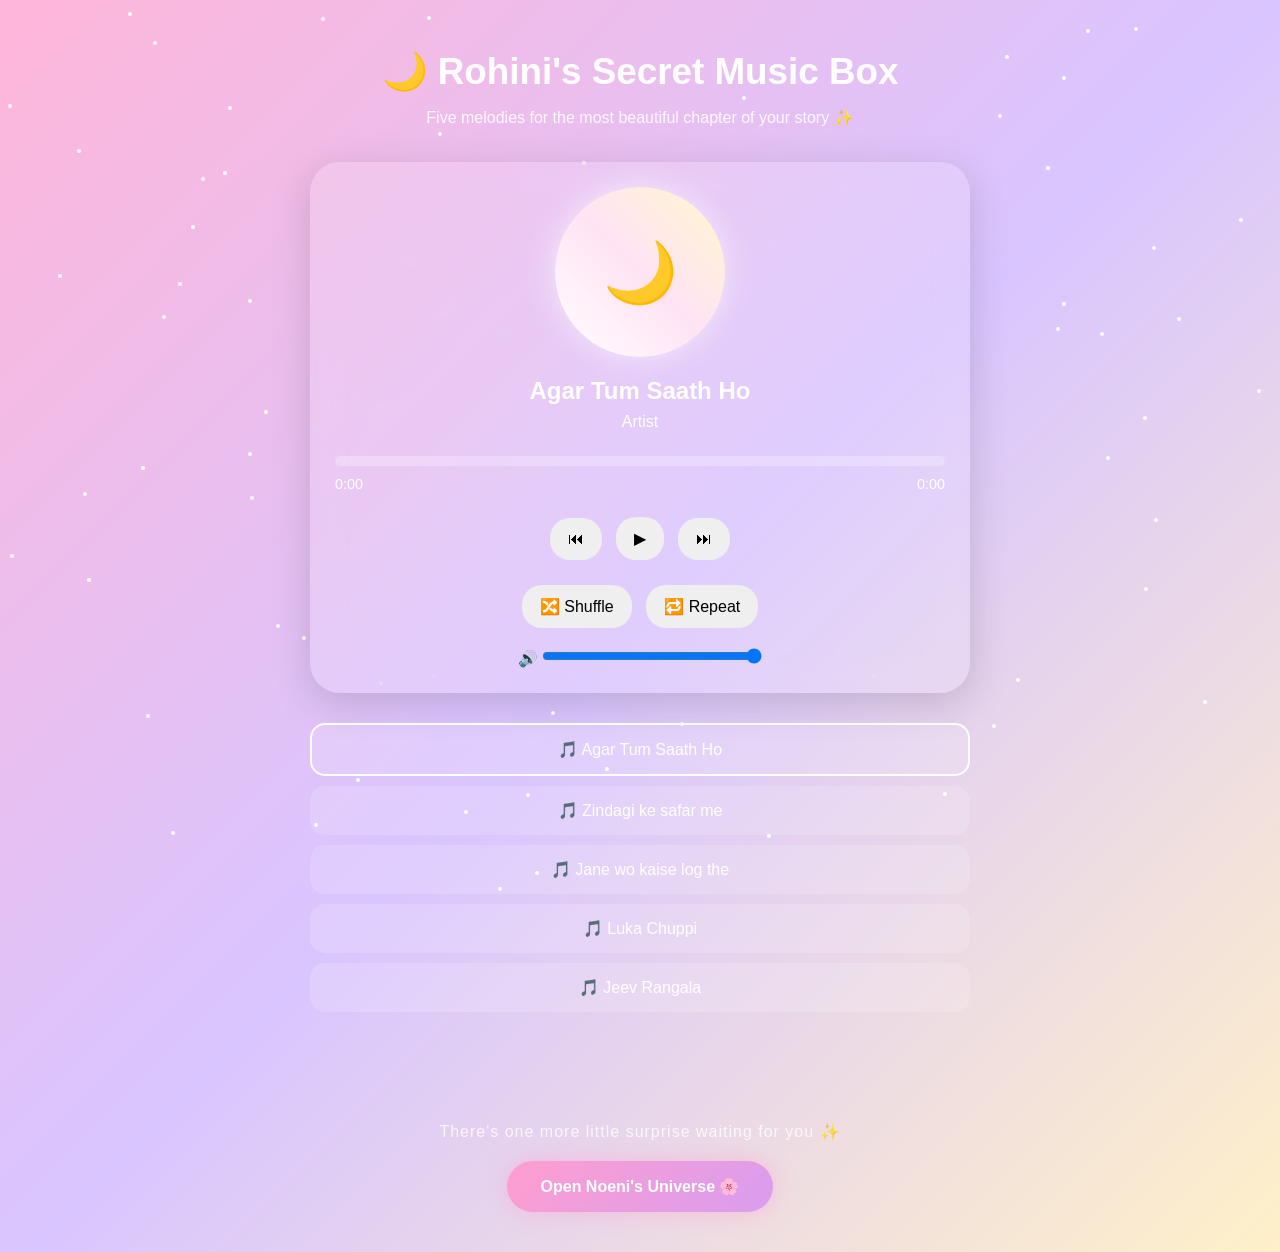
<file: index.html>
<!DOCTYPE html>

<html lang="en">
<head>
    <meta charset="UTF-8">
    <meta name="viewport" content="width=device-width, initial-scale=1.0">
    <title>🌙 Rohini's Secret Music Box</title>
    <link rel="stylesheet" href="index.css">
    <style>

.secret-door{
    text-align:center;
    margin:70px 20px 40px;
}

.secret-door p{
    color:#ffffffcc;
    font-size:1rem;
    margin-bottom:20px;
    letter-spacing:1px;
}

.magic-btn{
    display:inline-block;
    padding:16px 34px;
    text-decoration:none;
    color:white;
    font-weight:600;
    border-radius:50px;

    background:linear-gradient(
        135deg,
        #ff9ecf,
        #c59cff,
        #8ec5ff
    );

    background-size:300% 300%;

    box-shadow:
    0 0 20px rgba(255,158,207,.5);

    animation:
    gradientMove 6s ease infinite,
    pulse 2s infinite;

    transition:.4s;
}

.magic-btn:hover{
    transform:translateY(-4px) scale(1.05);

    box-shadow:
    0 0 35px rgba(255,158,207,.8);
}

@keyframes gradientMove{
    0%{background-position:0% 50%;}
    50%{background-position:100% 50%;}
    100%{background-position:0% 50%;}
}

@keyframes pulse{
    0%,100%{
        transform:scale(1);
    }
    50%{
        transform:scale(1.04);
    }
}

</style>

</head>
<body>

<div class="stars"></div>

<div class="container">

<h1>🌙 Rohini's Secret Music Box</h1>

<p class="subtitle">
    Five melodies for the most beautiful chapter of your story ✨
</p>

<div class="player">

    <div class="disc-container">
        <div class="disc" id="disc">
            🌙
        </div>
    </div>

    <div class="song-info">
        <h2 id="songTitle">Song 1</h2>
        <p id="songArtist">Artist</p>
    </div>

    <div class="progress-container" id="progressContainer">
        <div class="progress" id="progress"></div>
    </div>

    <div class="time">
        <span id="currentTime">0:00</span>
        <span id="duration">0:00</span>
    </div>

    <div class="controls">

        <button id="prevBtn">⏮</button>
        <button id="playBtn">▶</button>
        <button id="nextBtn">⏭</button>

    </div>

    <div class="extras">

        <button id="shuffleBtn">🔀 Shuffle</button>
        <button id="repeatBtn">🔁 Repeat</button>

    </div>

    <div class="volume">

        🔊
        <input
            type="range"
            id="volumeSlider"
            min="0"
            max="1"
            step="0.01"
            value="1">

    </div>

</div>

<div class="playlist" id="playlist"></div>


</div>
<div class="secret-door">
    <p>There's one more little surprise waiting for you ✨</p>

    <a href="little pieces.html" class="magic-btn">
        Open Noeni's Universe 🌸
    </a>
</div>

<audio id="audio"></audio>

<script src="index.js"></script>

</body>
</html>
</file>
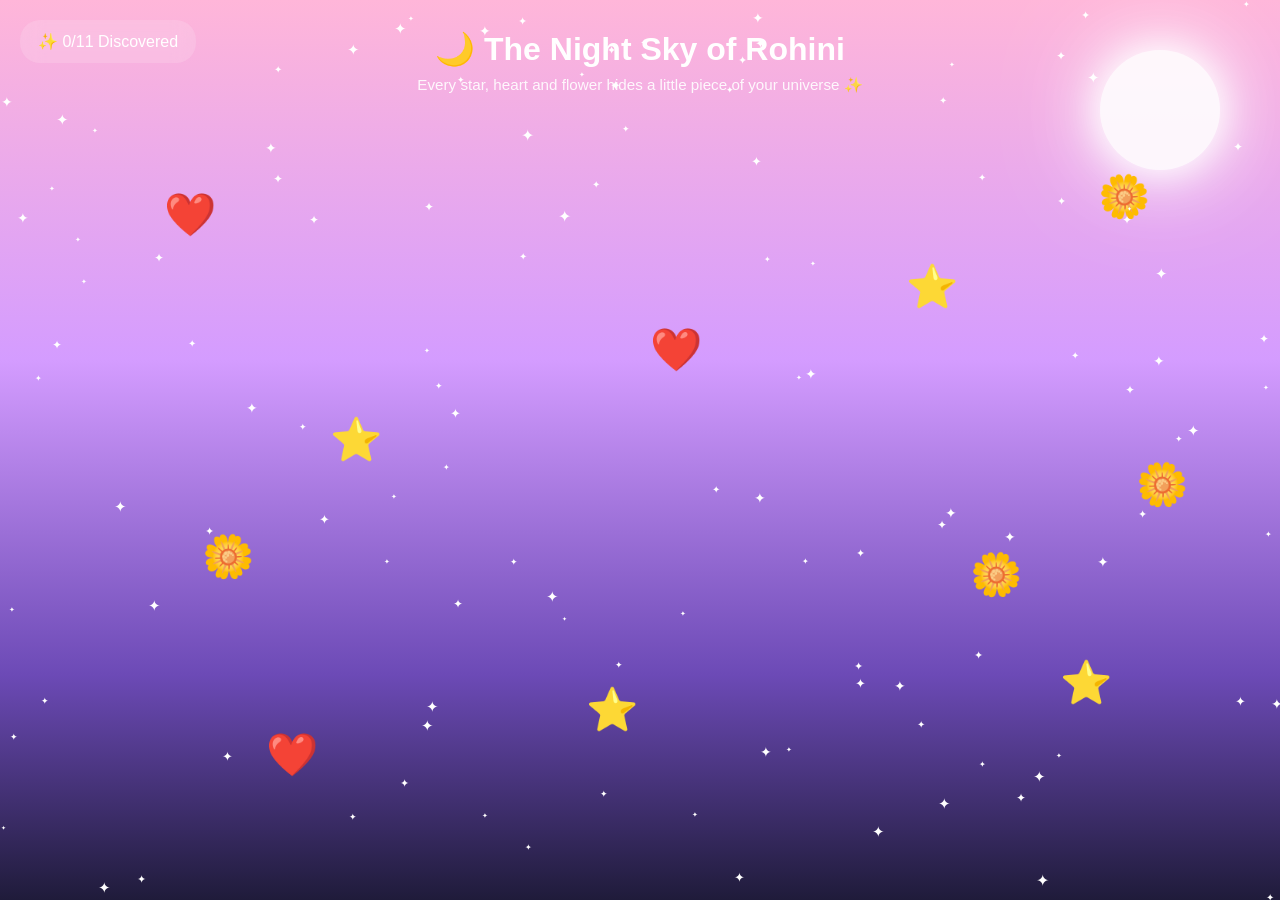
<file: little pieces.html>
<!DOCTYPE html>
<html lang="en">
<head>
<meta charset="UTF-8">
<meta name="viewport" content="width=device-width, initial-scale=1.0">

<title>The Night Sky of Rohini ✨</title>

<style>

*{
margin:0;
padding:0;
box-sizing:border-box;
font-family:'Segoe UI',sans-serif;
}

body{
overflow:hidden;
height:100vh;
background:
linear-gradient(
180deg,
#ffb6d9 0%,
#d49cff 40%,
#6c4ab6 75%,
#1f1b3a 100%
);
position:relative;
color:white;
}

#sky{
width:100%;
height:100vh;
position:relative;
overflow:hidden;
}

/* Moon */

.moon{
position:absolute;
top:50px;
right:60px;
width:120px;
height:120px;
border-radius:50%;
background:white;
box-shadow:
0 0 30px white,
0 0 60px #fff,
0 0 100px #fff;
opacity:.9;
}

/* Title */

.title{
position:absolute;
top:30px;
left:50%;
transform:translateX(-50%);
text-align:center;
z-index:10;
}

.title h1{
font-size:2rem;
margin-bottom:8px;
}

.title p{
font-size:.95rem;
opacity:.9;
}

/* Progress */

#progress{
position:absolute;
top:20px;
left:20px;
background:rgba(255,255,255,.15);
backdrop-filter:blur(10px);
padding:12px 18px;
border-radius:20px;
z-index:10;
}

/* Floating Stars */

.small-star{
position:absolute;
color:white;
animation:twinkle 2s infinite;
font-size:10px;
}

@keyframes twinkle{
0%,100%{opacity:.3;}
50%{opacity:1;}
}

/* Interactive Items */
.item{
position:absolute;
font-size:42px;
cursor:pointer;
transition:.4s;
animation:float 3s ease-in-out infinite;
user-select:none;
padding:10px;
-webkit-tap-highlight-color: transparent;
touch-action: manipulation;
}


.item:hover{
transform:scale(1.25);
}

@keyframes float{
0%,100%{
transform:translateY(0px);
}
50%{
transform:translateY(-8px);
}
}

/* Modal */

.modal{
position:fixed;
inset:0;
background:rgba(0,0,0,.55);
display:none;
justify-content:center;
align-items:center;
padding:20px;
z-index:100;
}
.modal-content{
max-width:550px;
width:100%;
background:white;
border-radius:25px;
overflow:hidden;
animation:pop .4s ease;
color:#333;
}

.modal-image{
height:250px;
background-size:cover;
background-position:center;
background-repeat:no-repeat;
}

.modal-body{
padding:25px;
text-align:center;
}

.modal-body h2{
margin-bottom:15px;
color:#ff4f9a;
}

.modal-body p{
line-height:1.8;
}

.close-btn{
margin-top:20px;
padding:12px 28px;
border:none;
border-radius:30px;
cursor:pointer;

background:linear-gradient(
135deg,
#ff7eb3,
#c084fc
);

color:white;
font-size:1rem;
font-weight:600;

box-shadow:0 5px 15px rgba(0,0,0,.2);

user-select:none;
-webkit-user-select:none;

-webkit-tap-highlight-color: transparent;

transition:.3s;
}

.close-btn:hover{
transform:scale(1.05);
}

.close-btn:active{
transform:scale(.95);
}
.modal-content h2,
.modal-content p,
.modal-content button{
position:relative;
z-index:1;
}

@keyframes pop{
from{
transform:scale(.7);
opacity:0;
}
to{
transform:scale(1);
opacity:1;
}
}

.modal-content h2{
margin-bottom:15px;
}

.modal-content p{
line-height:1.7;
}

/* Final Message */

#finalMessage{
display:none;
position:fixed;
inset:0;
background:rgba(0,0,0,.85);
justify-content:center;
align-items:center;
text-align:center;
padding:25px;
z-index:200;
}

#finalMessage .box{
max-width:700px;
animation:fadeIn 2s;
}

@keyframes fadeIn{
from{
opacity:0;
transform:translateY(50px);
}
to{
opacity:1;
transform:translateY(0);
}
}

#finalMessage h1{
font-size:3rem;
margin-bottom:20px;
}

#finalMessage p{
font-size:1.2rem;
line-height:1.8;
}

/* Floating Hearts */

.heart{
position:absolute;
font-size:18px;
opacity:.5;
animation:rise 12s linear infinite;
}

@keyframes rise{
from{
transform:translateY(100vh);
opacity:0;
}
to{
transform:translateY(-120px);
opacity:.8;
}
}

@media(max-width:768px){

#progress{
top:10px;
left:50%;
transform:translateX(-50%);
width:180px;
text-align:center;
font-size:0.9rem;
}

.title{
top:70px;
width:90%;
}

.title h1{
font-size:1.5rem;
}

.title p{
font-size:0.8rem;
}

.item{
font-size:28px;
}

.moon{
width:80px;
height:80px;
top:15px;
right:15px;
}

#finalMessage h1{
font-size:2rem;
}

}

</style>
</head>

<body>

<div id="sky">

<div class="moon"></div>

<div id="progress">
✨ <span id="count">0</span>/11 Discovered
</div>

<div class="title">
<h1>🌙 The Night Sky of Rohini</h1>
<p>Every star, heart and flower hides a little piece of your universe ✨</p>
</div>

<!-- Interactive Objects -->

<div class="item" style="top:20%;left:12%" onclick="openStar(0)">❤️</div>
<div class="item" style="top:28%;left:70%" onclick="openStar(1)">⭐</div>
<div class="item" style="top:45%;left:25%" onclick="openStar(2)">⭐</div>
<div class="item" style="top:35%;left:50%" onclick="openStar(3)">❤️</div>
<div class="item" style="top:58%;left:15%" onclick="openStar(4)">🌼</div>
<div class="item" style="top:60%;left:75%" onclick="openStar(5)">🌼</div>
<div class="item" style="top:75%;left:45%" onclick="openStar(6)">⭐</div>
<div class="item" style="top:18%;left:85%" onclick="openStar(7)">🌼</div>
<div class="item" style="top:80%;left:20%" onclick="openStar(8)">❤️</div>
<div class="item" style="top:72%;left:82%" onclick="openStar(9)">⭐</div>
<div class="item" style="top:50%;left:88%" onclick="openStar(10)">🌼</div>

</div>

<div class="modal" id="modal">
<div class="modal-content">

<div class="modal-image" id="modalImage"></div>

<div class="modal-body">
    <h2 id="modalTitle"></h2>
    <p id="modalText"></p>

<button class="close-btn" onclick="closeModal()" style="color: #1f1b3a;">
    Close ✨
</button>


</div>

</div>

</div>

<div id="finalMessage">
<div class="box">
<h1>🌌 Constellation Complete</h1>

<p>
A flower.<br>
A song.<br>
A season.<br>
A memory.<br><br>

Eleven little answers.<br>
Eleven little stars.<br><br>

Together they create a sky<br>
that could belong to nobody else.<br><br>

Happy Birthday Rohini ❤️
</p>
</div>
</div>

<script>
const memories = [
{
image:"images/my home.jpg",
title:"❤️ Home",
text:`Out of all the places in the world,
your comfort place is home.

Maybe that's because your heart belongs
where love, warmth and familiar smiles live.`
},
{
image:"images/cyear.jpg",
title:"⭐ 2026 Memories",
text:`You said 2026 is your happiest year.

Not everyone realizes they're living
their good days while they're happening.

I love that you're collecting memories
instead of waiting for happiness someday.`
},
{
image:"images/luka chuppi rdb.jpg",
title:"⭐ Luka Chuppi",
text:`Some songs don't just play in our ears.

They stay in our hearts and quietly
become part of who we are.`
},
{
image:"images/agar tum.jpeg",
title:"❤️ Agar Tum Sath Ho",
text:`If a song reminds you of us,

then every time it plays,
a little piece of our story plays too.`
},
{
image:"images/kakan.jpg",
title:"🌼 Kakan",
text:`The movies we love often reflect
the emotions we understand best.

Maybe that's why this story stayed with you.`
},
{
image:"images/kakanhd.jpg",
title:"🌼 Tears",
text:`The same movie made you cry.

That says something beautiful —

you don't just watch stories,
you feel them.`
},
{
image:"images/world waiting.png",
title:"⭐ Adventure",
text:`Most people have a dream destination ready.

You surprised me.

Maybe you're the kind of person
who enjoys the journey more than
the destination.`
},
{
image:"images/fav flower.jpg",
title:"🌼 Jasmine",
text:`Small flowers.

Gentle fragrance.

Quiet beauty.

Somehow that choice feels very you.`
},
{
image:"images/fuse.jpg",
title:"❤️ Cadbury Fuse",
text:`Out of every chocolate in the world,
you chose Fuse.

A reminder that sometimes the simplest
favorites stay with us the longest.`
},
{
image:"images/monsoon.jpg",
title:"⭐ Monsoon",
text:`Rainy skies.

Cold winds.

The smell of wet earth.

Some people wait for sunshine.

You find beauty in the rain.`
},
{
image:"images/fav color shades.png",
title:"🌼 Colors",
text:`Sky blue.

White.

Lavender.

Soft colors.
Peaceful colors.

The kind that make you stop
and breathe for a moment.`
}
];

let discovered = [];

function openStar(index){

const memory = memories[index];

if(!memory) return;

document.getElementById("modal").style.display = "flex";

document.getElementById("modalImage").style.backgroundImage =
`url("${memory.image}")`;

document.getElementById("modalTitle").innerHTML =
memory.title;

document.getElementById("modalText").innerHTML =
memory.text.replace(/\n/g,"<br>");

if(!discovered.includes(index)){

const clickedItem =
document.querySelectorAll(".item")[index];

const replacements = {
"⭐":"🌟",
"❤️":"💖",
"🌼":"🌸"
};

if(clickedItem){

clickedItem.innerHTML =
replacements[clickedItem.innerHTML] ||
clickedItem.innerHTML;

clickedItem.style.filter =
"drop-shadow(0 0 18px gold)";

clickedItem.style.transform =
"scale(1.15)";
}

discovered.push(index);

document.getElementById("count").innerText =
discovered.length;

createSparkles();

if(discovered.length === memories.length){

setTimeout(()=>{
showFinalMessage();
},1500);

}
}
}

function closeModal(){
document.getElementById("modal").style.display="none";
}
/* Small Twinkling Stars */

for(let i=0;i<120;i++){

const star=document.createElement("div");

star.classList.add("small-star");

star.innerHTML="✦";

star.style.left=Math.random()*100+"%";
star.style.top=Math.random()*100+"%";

star.style.animationDelay=
Math.random()*3+"s";

star.style.fontSize=
(Math.random()*10+6)+"px";

document.getElementById("sky")
.appendChild(star);

}

/* Floating Hearts */

function createHeart(){

const heart=document.createElement("div");

heart.classList.add("heart");

const symbols=["❤️","💖","💕","🌸"];

heart.innerHTML=
symbols[Math.floor(Math.random()*symbols.length)];

heart.style.left=
Math.random()*100+"vw";

heart.style.animationDuration=
(Math.random()*8+8)+"s";

document.body.appendChild(heart);

setTimeout(()=>{
heart.remove();
},15000);

}

setInterval(createHeart,1500);

/* Sparkle Burst */

function createSparkles(){

for(let i=0;i<12;i++){

const sparkle=document.createElement("div");

sparkle.innerHTML="✨";

sparkle.style.position="fixed";

sparkle.style.left=
(50 + Math.random()*20 -10)+"%";

sparkle.style.top=
(50 + Math.random()*20 -10)+"%";

sparkle.style.fontSize="22px";

sparkle.style.pointerEvents="none";

sparkle.style.zIndex="999";

document.body.appendChild(sparkle);

sparkle.animate(

[
{
transform:"translateY(0px)",
opacity:1
},
{
transform:
`translateY(${-80-Math.random()*60}px)`,
opacity:0
}
],

{
duration:1200
}

);

setTimeout(()=>{
sparkle.remove();
},1200);

}

}

/* Shooting Stars */

function shootingStar(){

const s=document.createElement("div");

s.style.position="absolute";

s.style.width="3px";
s.style.height="3px";

s.style.background="white";

s.style.boxShadow=
"0 0 10px white,0 0 20px white";

s.style.left=
Math.random()*80+"%";

s.style.top=
Math.random()*30+"%";

document.getElementById("sky")
.appendChild(s);

s.animate(

[
{
transform:"translate(0,0)",
opacity:1
},
{
transform:"translate(300px,200px)",
opacity:0
}
],

{
duration:2000
}

);

setTimeout(()=>{
s.remove();
},2000);

}

setInterval(shootingStar,5000);

/* Final Reveal */

function showFinalMessage(){

document.getElementById("modal").style.display="none";

document.getElementById("finalMessage")
.style.display="flex";

createCelebration();

}

/* Celebration */

function createCelebration(){

setInterval(()=>{

const el=document.createElement("div");

const arr=["💖","🌸","✨","💕","⭐"];

el.innerHTML=
arr[Math.floor(Math.random()*arr.length)];

el.style.position="fixed";

el.style.left=Math.random()*100+"vw";

el.style.top="-50px";

el.style.fontSize=
(Math.random()*20+20)+"px";

el.style.zIndex="300";

document.body.appendChild(el);

el.animate(

[
{
transform:"translateY(0)",
opacity:1
},
{
transform:"translateY(120vh)",
opacity:0
}
],

{
duration:5000
}

);

setTimeout(()=>{
el.remove();
},5000);

},300);

}
</script>

</body>
</html>
</file>
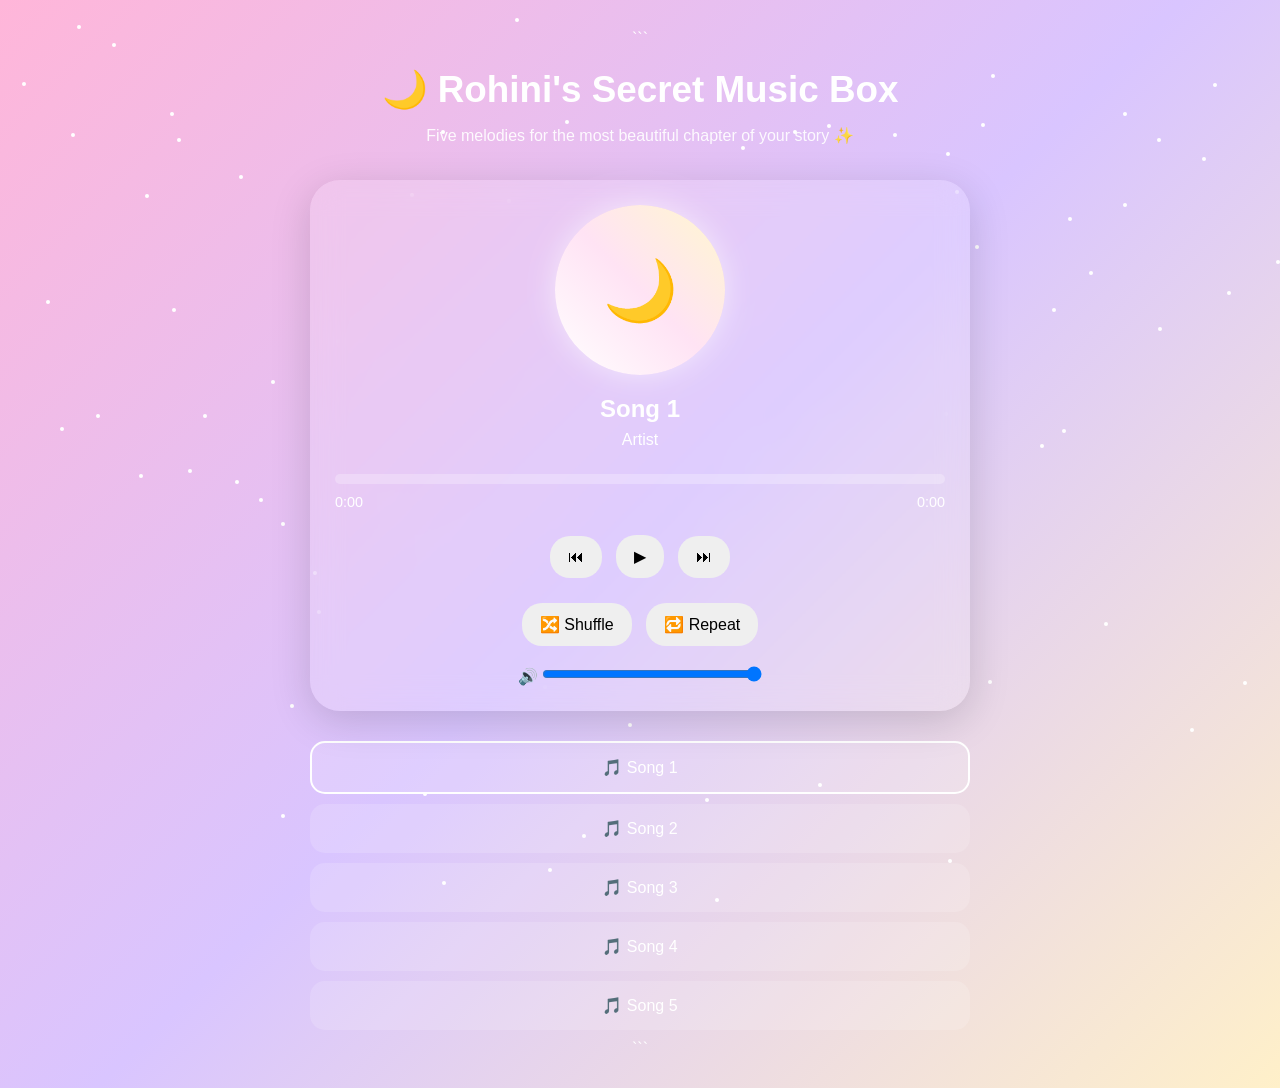
<file: music.html>
<!DOCTYPE html>

<html lang="en">
<head>
    <meta charset="UTF-8">
    <meta name="viewport" content="width=device-width, initial-scale=1.0">
    <title>🌙 Rohini's Secret Music Box</title>
    <link rel="stylesheet" href="music.css">
</head>
<body>

<div class="stars"></div>

<div class="container">

```
<h1>🌙 Rohini's Secret Music Box</h1>

<p class="subtitle">
    Five melodies for the most beautiful chapter of your story ✨
</p>

<div class="player">

    <div class="disc-container">
        <div class="disc" id="disc">
            🌙
        </div>
    </div>

    <div class="song-info">
        <h2 id="songTitle">Song 1</h2>
        <p id="songArtist">Artist</p>
    </div>

    <div class="progress-container" id="progressContainer">
        <div class="progress" id="progress"></div>
    </div>

    <div class="time">
        <span id="currentTime">0:00</span>
        <span id="duration">0:00</span>
    </div>

    <div class="controls">

        <button id="prevBtn">⏮</button>
        <button id="playBtn">▶</button>
        <button id="nextBtn">⏭</button>

    </div>

    <div class="extras">

        <button id="shuffleBtn">🔀 Shuffle</button>
        <button id="repeatBtn">🔁 Repeat</button>

    </div>

    <div class="volume">

        🔊
        <input
            type="range"
            id="volumeSlider"
            min="0"
            max="1"
            step="0.01"
            value="1">

    </div>

</div>

<div class="playlist" id="playlist"></div>
```

</div>

<audio id="audio"></audio>

<script src="music.js"></script>

</body>
</html>
</file>
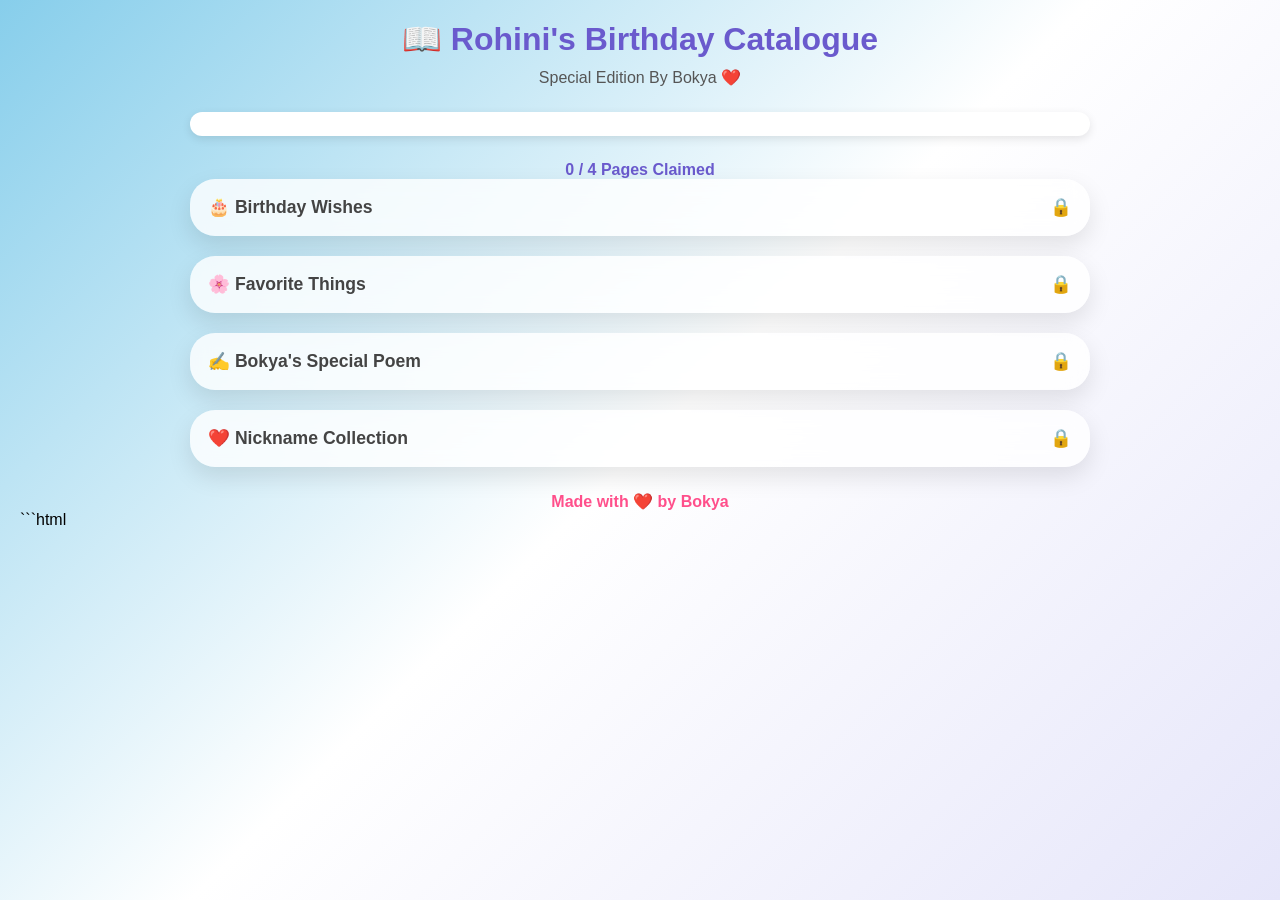
<file: postbdaygift.html>
<!DOCTYPE html>
<html lang="en">
<head>
<meta charset="UTF-8">
<meta name="viewport" content="width=device-width, initial-scale=1.0">
<meta http-equiv="Cache-Control" content="no-cache, no-store, must-revalidate">
<meta http-equiv="Pragma" content="no-cache">
<meta http-equiv="Expires" content="0">
<title>Rohini's Birthday Catalogue</title>

<style>

*{
margin:0;
padding:0;
box-sizing:border-box;
}

body{
font-family:'Segoe UI',sans-serif;
background:linear-gradient(135deg,#87CEEB,#FFFFFF,#E6E6FA);
min-height:100vh;
padding:20px;
overflow-x:hidden;
}

.container{
max-width:900px;
margin:auto;
}

.header{
text-align:center;
margin-bottom:25px;
}

.header h1{
color:#6A5ACD;
font-size:2rem;
margin-bottom:10px;
}

.subtitle{
color:#555;
font-size:1rem;
}

.progress-container{
background:white;
border-radius:30px;
overflow:hidden;
height:24px;
box-shadow:0 3px 10px rgba(0,0,0,.1);
margin:25px 0;
}

.progress-bar{
height:100%;
width:0%;
background:linear-gradient(90deg,#6A5ACD,#FF69B4);
transition:1s;
}

.progress-text{
text-align:center;
margin-top:10px;
font-weight:bold;
color:#6A5ACD;
}

.catalogue-card{
background:rgba(255,255,255,.8);
backdrop-filter:blur(10px);
border-radius:25px;
margin-bottom:20px;
overflow:hidden;
box-shadow:0 10px 25px rgba(0,0,0,.1);
transition:.3s;
}

.catalogue-card:hover{
transform:translateY(-3px);
}

.card-header{
padding:18px;
cursor:pointer;
display:flex;
justify-content:space-between;
align-items:center;
font-size:1.1rem;
font-weight:bold;
color:#444;
}

.card-content{
max-height:0;
overflow:hidden;
transition:max-height .7s ease;
padding:0 20px;
}

.card-content.active{
padding:20px;
max-height:800px;
}

.reward{
display:inline-block;
background:#4CAF50;
color:white;
padding:8px 15px;
border-radius:20px;
font-size:.9rem;
margin-bottom:15px;
font-weight:bold;
}

.favorite-list{
list-style:none;
}

.favorite-list li{
padding:12px;
margin:10px 0;
background:#F7F7F7;
border-radius:15px;
}

.poem{
line-height:2;
font-size:1.05rem;
text-align:center;
}

.nickname-grid{
display:grid;
grid-template-columns:repeat(2,1fr);
gap:12px;
margin-top:15px;
}

.nickname{
background:#F9F9F9;
padding:15px;
border-radius:15px;
font-weight:bold;
}

.achievement{
display:none;
margin-top:30px;
padding:25px;
background:white;
border-radius:25px;
text-align:center;
box-shadow:0 10px 25px rgba(0,0,0,.12);
animation:pop .8s ease;
}

.achievement h2{
color:#FF4F8B;
margin-bottom:15px;
}

.footer{
text-align:center;
margin-top:25px;
font-weight:bold;
color:#FF4F8B;
}

.heart{
position:fixed;
bottom:-50px;
pointer-events:none;
animation:floatUp linear forwards;
z-index:999;
}

@keyframes floatUp{
from{
transform:translateY(0);
opacity:1;
}
to{
transform:translateY(-120vh);
opacity:0;
}
}

@keyframes pop{
from{
opacity:0;
transform:scale(.7);
}
to{
opacity:1;
transform:scale(1);
}
}

@media(max-width:600px){

.header h1{
font-size:1.6rem;
}

.nickname-grid{
grid-template-columns:1fr;
}

.card-header{
font-size:1rem;
}

}

</style>
</head>

<body>

<div class="container">

<div class="header">
<h1>📖 Rohini's Birthday Catalogue</h1>
<div class="subtitle">
Special Edition By Bokya ❤️
</div>
</div>

<div class="progress-container">
<div class="progress-bar" id="progressBar"></div>
</div>

<div class="progress-text" id="progressText">
0 / 4 Pages Claimed
</div>

<!-- CARD 1 -->

<div class="catalogue-card">

<div class="card-header" onclick="claimCard(1)">
<span>🎂 Birthday Wishes</span>
<span id="status1">🔒</span>
</div>

<div class="card-content" id="content1">

<div class="reward">
🎁 Reward Claimed!
</div>

<h3>Happy Birthday Rohini ❤️</h3>

<br>

<p>
May your smile always stay bright,
your dreams become reality,
and your days be filled with happiness,
laughter and beautiful memories.
</p>

<br>

<p>
Wishing endless joy to
Mau, Manu, Pillu and Kharutai.
✨🌷
</p>

</div>

</div>

<!-- CARD 2 -->

<div class="catalogue-card">

<div class="card-header" onclick="claimCard(2)">
<span>🌸 Favorite Things</span>
<span id="status2">🔒</span>
</div>

<div class="card-content" id="content2">

<div class="reward">
🎁 Reward Claimed!
</div>

<ul class="favorite-list">

<li>🚜 Hay Day</li>

<li>🌸 Mogra and Jasmine</li>

<li>🎵 Music & Melodies like Agar tum Sath Ho</li>

<li>❤️ Ice cream Lover</li>

<li>😊 Cadbury Fuse killer</li>
    
</ul>

</div>

</div>

<!-- CARD 3 -->

<div class="catalogue-card">

<div class="card-header" onclick="claimCard(3)">
<span>✍️ Bokya's Special Poem</span>
<span id="status3">🔒</span>
</div>

<div class="card-content" id="content3">

<div class="reward">
🎁 Exclusive Poem Unlocked!
</div>

<div class="poem">

रोहिणी तू स्वप्नांची चांदणी,<br>
हास्यात तुझ्या दडली मोहिनी।<br><br>

प्रत्येक पावलावर लाभो यशाची दामिनी,<br>
आनंदाने फुलो तुझी जीवन-रागिणी।<br><br>

मन तुझे निर्मळ जसे कमलिनी,<br>
विचार तुझे गहिरे जसे यामिनी।<br><br>

सुख, प्रेम, यश लाभो अनंतगुणी,<br>
नेहमी उजळत राहो तू, प्रिय रोहिणी। ✨🌷

</div>

</div>

</div>

<!-- CARD 4 -->

<div class="catalogue-card">

<div class="card-header" onclick="claimCard(4)">
<span>❤️ Nickname Collection</span>
<span id="status4">🔒</span>
</div>

<div class="card-content" id="content4">

<div class="reward">
🏆 Collection Completed!
</div>

<div class="nickname-grid">

<div class="nickname">🐱 Mau</div>

<div class="nickname">🌸 Manu</div>

<div class="nickname">🐣 Pillu</div>

<div class="nickname">🐿️ Kharutai</div>

</div>

</div>

</div>

<div class="achievement" id="achievement">

<h2>
🏆 Catalogue Completed
</h2>

<p>
🎂 Wishes Claimed<br>
🌸 Favorites Claimed<br>
✍️ Poem Claimed<br>
❤️ Nicknames Claimed
</p>

<br>

<h3>
Completion: 100%
</h3>

<br>

<p>

❤️ Special Achievement Unlocked ❤️

<br><br>

Forever Mau,<br>
Forever Manu,<br>
Forever Pillu,<br>
Forever Kharutai...

<br><br>

But Always Rohini ❤️

</p>

</div>

<div class="footer">
Made with ❤️ by Bokya
</div>

</div>
```html
<script>

let claimed = [];

function claimCard(cardNumber){

    if(claimed.includes(cardNumber)){
        return;
    }

    claimed.push(cardNumber);

    const content =
    document.getElementById(
        "content" + cardNumber
    );

    content.classList.add("active");

    document.getElementById(
        "status" + cardNumber
    ).innerHTML = "✅";

    updateProgress();

    createCelebration();

}

function updateProgress(){

    const progress =
    (claimed.length / 4) * 100;

    document.getElementById(
        "progressBar"
    ).style.width = progress + "%";

    document.getElementById(
        "progressText"
    ).innerHTML =
    claimed.length + " / 4 Pages Claimed";

    if(claimed.length === 4){

        setTimeout(()=>{

            document.getElementById(
                "achievement"
            ).style.display = "block";

            megaCelebration();

            document
            .getElementById("achievement")
            .scrollIntoView({
                behavior:"smooth"
            });

        },700);
    }

}

function createHeart(){

    const heart =
    document.createElement("div");

    heart.className = "heart";

    const icons = [
        "❤️",
        "💖",
        "💕",
        "🌸",
        "✨",
        "🎂",
        "🌷"
    ];

    heart.innerHTML =
    icons[
        Math.floor(
            Math.random() *
            icons.length
        )
    ];

    heart.style.left =
    Math.random() * 100 + "vw";

    heart.style.fontSize =
    (18 + Math.random()*20) + "px";

    heart.style.animationDuration =
    (4 + Math.random()*4) + "s";

    document.body.appendChild(
        heart
    );

    setTimeout(()=>{

        heart.remove();

    },8000);

}

function createCelebration(){

    for(
        let i=0;
        i<12;
        i++
    ){

        setTimeout(()=>{

            createHeart();

        },i*100);

    }

}

function megaCelebration(){

    for(
        let i=0;
        i<80;
        i++
    ){

        setTimeout(()=>{

            createHeart();

        },i*80);

    }

}

setInterval(()=>{

    createHeart();

},3000);

</script>

</body>
</html>
</file>
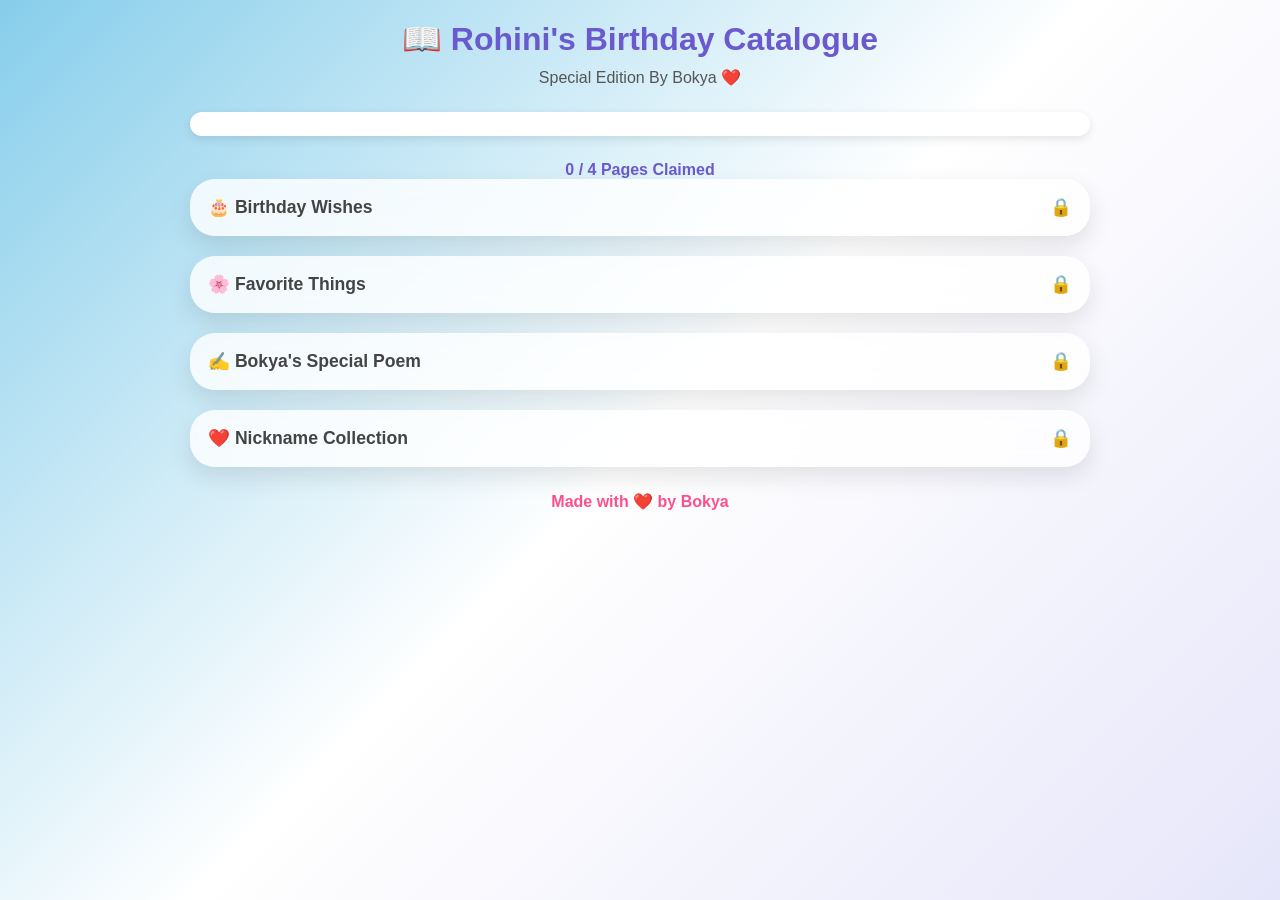
<file: postbirthday.html>
<!DOCTYPE html>
<html lang="en">
<head>
<meta charset="UTF-8">
<meta name="viewport" content="width=device-width, initial-scale=1.0">
<meta http-equiv="Cache-Control" content="no-cache, no-store, must-revalidate">
<meta http-equiv="Pragma" content="no-cache">
<meta http-equiv="Expires" content="0">
<title>Rohini's Birthday Catalogue</title>

<style>

*{
margin:0;
padding:0;
box-sizing:border-box;
}

body{
font-family:'Segoe UI',sans-serif;
background:linear-gradient(135deg,#87CEEB,#FFFFFF,#E6E6FA);
min-height:100vh;
padding:20px;
overflow-x:hidden;
}

.container{
max-width:900px;
margin:auto;
}

.header{
text-align:center;
margin-bottom:25px;
}

.header h1{
color:#6A5ACD;
font-size:2rem;
margin-bottom:10px;
}

.subtitle{
color:#555;
font-size:1rem;
}

.progress-container{
background:white;
border-radius:30px;
overflow:hidden;
height:24px;
box-shadow:0 3px 10px rgba(0,0,0,.1);
margin:25px 0;
}

.progress-bar{
height:100%;
width:0%;
background:linear-gradient(90deg,#6A5ACD,#FF69B4);
transition:1s;
}

.progress-text{
text-align:center;
margin-top:10px;
font-weight:bold;
color:#6A5ACD;
}

.catalogue-card{
background:rgba(255,255,255,.8);
backdrop-filter:blur(10px);
border-radius:25px;
margin-bottom:20px;
overflow:hidden;
box-shadow:0 10px 25px rgba(0,0,0,.1);
transition:.3s;
}

.catalogue-card:hover{
transform:translateY(-3px);
}

.card-header{
padding:18px;
cursor:pointer;
display:flex;
justify-content:space-between;
align-items:center;
font-size:1.1rem;
font-weight:bold;
color:#444;
}

.card-content{
max-height:0;
overflow:hidden;
transition:max-height .7s ease;
padding:0 20px;
}

.card-content.active{
padding:20px;
max-height:800px;
}

.reward{
display:inline-block;
background:#4CAF50;
color:white;
padding:8px 15px;
border-radius:20px;
font-size:.9rem;
margin-bottom:15px;
font-weight:bold;
}

.favorite-list{
list-style:none;
}

.favorite-list li{
padding:12px;
margin:10px 0;
background:#F7F7F7;
border-radius:15px;
}

.poem{
line-height:2;
font-size:1.05rem;
text-align:center;
}

.nickname-grid{
display:grid;
grid-template-columns:repeat(2,1fr);
gap:12px;
margin-top:15px;
}

.nickname{
background:#F9F9F9;
padding:15px;
border-radius:15px;
font-weight:bold;
}

.achievement{
display:none;
margin-top:30px;
padding:25px;
background:white;
border-radius:25px;
text-align:center;
box-shadow:0 10px 25px rgba(0,0,0,.12);
animation:pop .8s ease;
}

.achievement h2{
color:#FF4F8B;
margin-bottom:15px;
}

.footer{
text-align:center;
margin-top:25px;
font-weight:bold;
color:#FF4F8B;
}

.heart{
position:fixed;
bottom:-50px;
pointer-events:none;
animation:floatUp linear forwards;
z-index:999;
}

@keyframes floatUp{
from{
transform:translateY(0);
opacity:1;
}
to{
transform:translateY(-120vh);
opacity:0;
}
}

@keyframes pop{
from{
opacity:0;
transform:scale(.7);
}
to{
opacity:1;
transform:scale(1);
}
}

@media(max-width:600px){

.header h1{
font-size:1.6rem;
}

.nickname-grid{
grid-template-columns:1fr;
}

.card-header{
font-size:1rem;
}

}

</style>
</head>

<body>

<div class="container">

<div class="header">
<h1>📖 Rohini's Birthday Catalogue</h1>
<div class="subtitle">
Special Edition By Bokya ❤️
</div>
</div>

<div class="progress-container">
<div class="progress-bar" id="progressBar"></div>
</div>

<div class="progress-text" id="progressText">
0 / 4 Pages Claimed
</div>

<!-- CARD 1 -->

<div class="catalogue-card">

<div class="card-header" onclick="claimCard(1)">
<span>🎂 Birthday Wishes</span>
<span id="status1">🔒</span>
</div>

<div class="card-content" id="content1">

<div class="reward">
🎁 Reward Claimed!
</div>

<h3>Happy Birthday Rohini ❤️</h3>

<br>

<p>
May your smile always stay bright,
your dreams become reality,
and your days be filled with happiness,
laughter and beautiful memories.
</p>

<br>

<p>
Wishing endless joy to
Mau, Manu, Pillu and Kharutai.
✨🌷
</p>

</div>

</div>

<!-- CARD 2 -->

<div class="catalogue-card">

<div class="card-header" onclick="claimCard(2)">
<span>🌸 Favorite Things</span>
<span id="status2">🔒</span>
</div>

<div class="card-content" id="content2">

<div class="reward">
🎁 Reward Claimed!
</div>

<ul class="favorite-list">

<li>🚜 Hay Day</li>

<li>🌸 Mogra and Jasmine</li>

<li>🎵 Music & Melodies like Agar tum Sath Ho</li>

<li>❤️ Ice cream Lover</li>

<li>😊 Cadbury Fuse killer</li>
    
</ul>

</div>

</div>

<!-- CARD 3 -->

<div class="catalogue-card">

<div class="card-header" onclick="claimCard(3)">
<span>✍️ Bokya's Special Poem</span>
<span id="status3">🔒</span>
</div>

<div class="card-content" id="content3">

<div class="reward">
🎁 Exclusive Poem Unlocked!
</div>

<div class="poem">

रोहिणी तू स्वप्नांची चांदणी,<br>
हास्यात तुझ्या दडली मोहिनी।<br><br>

प्रत्येक पावलावर लाभो यशाची दामिनी,<br>
आनंदाने फुलो तुझी जीवन-रागिणी।<br><br>

मन तुझे निर्मळ जसे कमलिनी,<br>
विचार तुझे गहिरे जसे यामिनी।<br><br>

सुख, प्रेम, यश लाभो अनंतगुणी,<br>
नेहमी उजळत राहो तू, प्रिय रोहिणी। ✨🌷

</div>

</div>

</div>

<!-- CARD 4 -->

<div class="catalogue-card">

<div class="card-header" onclick="claimCard(4)">
<span>❤️ Nickname Collection</span>
<span id="status4">🔒</span>
</div>

<div class="card-content" id="content4">

<div class="reward">
🏆 Collection Completed!
</div>

<div class="nickname-grid">

<div class="nickname">🐱 Mau</div>

<div class="nickname">🌸 Manu</div>

<div class="nickname">🐣 Pillu</div>

<div class="nickname">🐿️ Kharutai</div>

</div>

</div>

</div>

<div class="achievement" id="achievement">

<h2>
🏆 Catalogue Completed
</h2>

<p>
🎂 Wishes Claimed<br>
🌸 Favorites Claimed<br>
✍️ Poem Claimed<br>
❤️ Nicknames Claimed
</p>

<br>

<h3>
Completion: 100%
</h3>

<br>

<p>

❤️ Special Achievement Unlocked ❤️

<br><br>

Forever Mau,<br>
Forever Manu,<br>
Forever Pillu,<br>
Forever Kharutai...

<br><br>

But Always Rohini ❤️

</p>

</div>

<div class="footer">
Made with ❤️ by Bokya
</div>

</div>
<script>

let claimed = [];

function claimCard(cardNumber){

    if(claimed.includes(cardNumber)){
        return;
    }

    claimed.push(cardNumber);

    const content =
    document.getElementById(
        "content" + cardNumber
    );

    content.classList.add("active");

    document.getElementById(
        "status" + cardNumber
    ).innerHTML = "✅";

    updateProgress();

    createCelebration();

}

function updateProgress(){

    const progress =
    (claimed.length / 4) * 100;

    document.getElementById(
        "progressBar"
    ).style.width = progress + "%";

    document.getElementById(
        "progressText"
    ).innerHTML =
    claimed.length + " / 4 Pages Claimed";

    if(claimed.length === 4){

        setTimeout(()=>{

            document.getElementById(
                "achievement"
            ).style.display = "block";

            megaCelebration();

            document
            .getElementById("achievement")
            .scrollIntoView({
                behavior:"smooth"
            });

        },700);
    }

}

function createHeart(){

    const heart =
    document.createElement("div");

    heart.className = "heart";

    const icons = [
        "❤️",
        "💖",
        "💕",
        "🌸",
        "✨",
        "🎂",
        "🌷"
    ];

    heart.innerHTML =
    icons[
        Math.floor(
            Math.random() *
            icons.length
        )
    ];

    heart.style.left =
    Math.random() * 100 + "vw";

    heart.style.fontSize =
    (18 + Math.random()*20) + "px";

    heart.style.animationDuration =
    (4 + Math.random()*4) + "s";

    document.body.appendChild(
        heart
    );

    setTimeout(()=>{

        heart.remove();

    },8000);

}

function createCelebration(){

    for(
        let i=0;
        i<12;
        i++
    ){

        setTimeout(()=>{

            createHeart();

        },i*100);

    }

}

function megaCelebration(){

    for(
        let i=0;
        i<80;
        i++
    ){

        setTimeout(()=>{

            createHeart();

        },i*80);

    }

}

setInterval(()=>{

    createHeart();

},3000);

</script>

</body>
</html>
</file>
<file: index.css>
*{
margin:0;
padding:0;
box-sizing:border-box;
font-family:'Segoe UI',sans-serif;
}

body{

min-height:100vh;

background:
linear-gradient(
135deg,
#ffd6f6,
#d9c5ff,
#fff0c9
);

overflow-x:hidden;
color:white;
}

.container{

max-width:700px;
margin:auto;
padding:30px 20px;
text-align:center;

}

h1{

margin-top:20px;
font-size:2.3rem;

}

.subtitle{

margin:15px 0 35px;
opacity:.9;

}

.player{

background:rgba(255,255,255,.15);

backdrop-filter:blur(15px);

padding:25px;

border-radius:30px;

box-shadow:
0 10px 40px rgba(0,0,0,.15);

}

.disc-container{

display:flex;
justify-content:center;

}

.disc{

width:170px;
height:170px;

border-radius:50%;

background:
linear-gradient(
45deg,
#ffffff,
#ffe3f4,
#fff7cf
);

display:flex;
align-items:center;
justify-content:center;

font-size:60px;

margin-bottom:20px;

box-shadow:
0 0 30px rgba(255,255,255,.6);

}

.disc.playing{

animation:spin 8s linear infinite;

}

@keyframes spin{

100%{
transform:rotate(360deg);
}

}

.song-info h2{

color:white;
margin-bottom:8px;

}

.progress-container{

height:10px;
background:rgba(255,255,255,.25);

border-radius:20px;

cursor:pointer;

margin:25px 0 10px;

overflow:hidden;

}

.progress{

width:0;
height:100%;

background:white;

}

.time{

display:flex;
justify-content:space-between;

margin-bottom:20px;

font-size:.9rem;

}

.controls button,
.extras button{

border:none;

padding:12px 18px;

border-radius:20px;

cursor:pointer;

margin:5px;

font-size:16px;

}

.controls{

margin-bottom:15px;

}

.volume{

margin-top:15px;

}

#volumeSlider{

width:220px;

}

.playlist{

margin-top:30px;

}

.song{

background:rgba(255,255,255,.15);

padding:15px;

border-radius:15px;

margin-bottom:10px;

cursor:pointer;

transition:.3s;

}

.song:hover{

transform:translateY(-3px);

}

.song.active{

border:2px solid white;

}

.stars{

position:fixed;
inset:0;
pointer-events:none;

}

.star{

position:absolute;

width:4px;
height:4px;

background:white;

border-radius:50%;

animation:twinkle 3s infinite;

}

@keyframes twinkle{

50%{
opacity:.2;
}

}

@media(max-width:600px){

.disc{

width:140px;
height:140px;

}

}
</file>
<file: music.css>
*{
margin:0;
padding:0;
box-sizing:border-box;
font-family:'Segoe UI',sans-serif;
}

body{

min-height:100vh;

background:
linear-gradient(
135deg,
#ffd6f6,
#d9c5ff,
#fff0c9
);

overflow-x:hidden;
color:white;
}

.container{

max-width:700px;
margin:auto;
padding:30px 20px;
text-align:center;

}

h1{

margin-top:20px;
font-size:2.3rem;

}

.subtitle{

margin:15px 0 35px;
opacity:.9;

}

.player{

background:rgba(255,255,255,.15);

backdrop-filter:blur(15px);

padding:25px;

border-radius:30px;

box-shadow:
0 10px 40px rgba(0,0,0,.15);

}

.disc-container{

display:flex;
justify-content:center;

}

.disc{

width:170px;
height:170px;

border-radius:50%;

background:
linear-gradient(
45deg,
#ffffff,
#ffe3f4,
#fff7cf
);

display:flex;
align-items:center;
justify-content:center;

font-size:60px;

margin-bottom:20px;

box-shadow:
0 0 30px rgba(255,255,255,.6);

}

.disc.playing{

animation:spin 8s linear infinite;

}

@keyframes spin{

100%{
transform:rotate(360deg);
}

}

.song-info h2{

color:white;
margin-bottom:8px;

}

.progress-container{

height:10px;
background:rgba(255,255,255,.25);

border-radius:20px;

cursor:pointer;

margin:25px 0 10px;

overflow:hidden;

}

.progress{

width:0;
height:100%;

background:white;

}

.time{

display:flex;
justify-content:space-between;

margin-bottom:20px;

font-size:.9rem;

}

.controls button,
.extras button{

border:none;

padding:12px 18px;

border-radius:20px;

cursor:pointer;

margin:5px;

font-size:16px;

}

.controls{

margin-bottom:15px;

}

.volume{

margin-top:15px;

}

#volumeSlider{

width:220px;

}

.playlist{

margin-top:30px;

}

.song{

background:rgba(255,255,255,.15);

padding:15px;

border-radius:15px;

margin-bottom:10px;

cursor:pointer;

transition:.3s;

}

.song:hover{

transform:translateY(-3px);

}

.song.active{

border:2px solid white;

}

.stars{

position:fixed;
inset:0;
pointer-events:none;

}

.star{

position:absolute;

width:4px;
height:4px;

background:white;

border-radius:50%;

animation:twinkle 3s infinite;

}

@keyframes twinkle{

50%{
opacity:.2;
}

}

@media(max-width:600px){

.disc{

width:140px;
height:140px;

}

}
</file>
